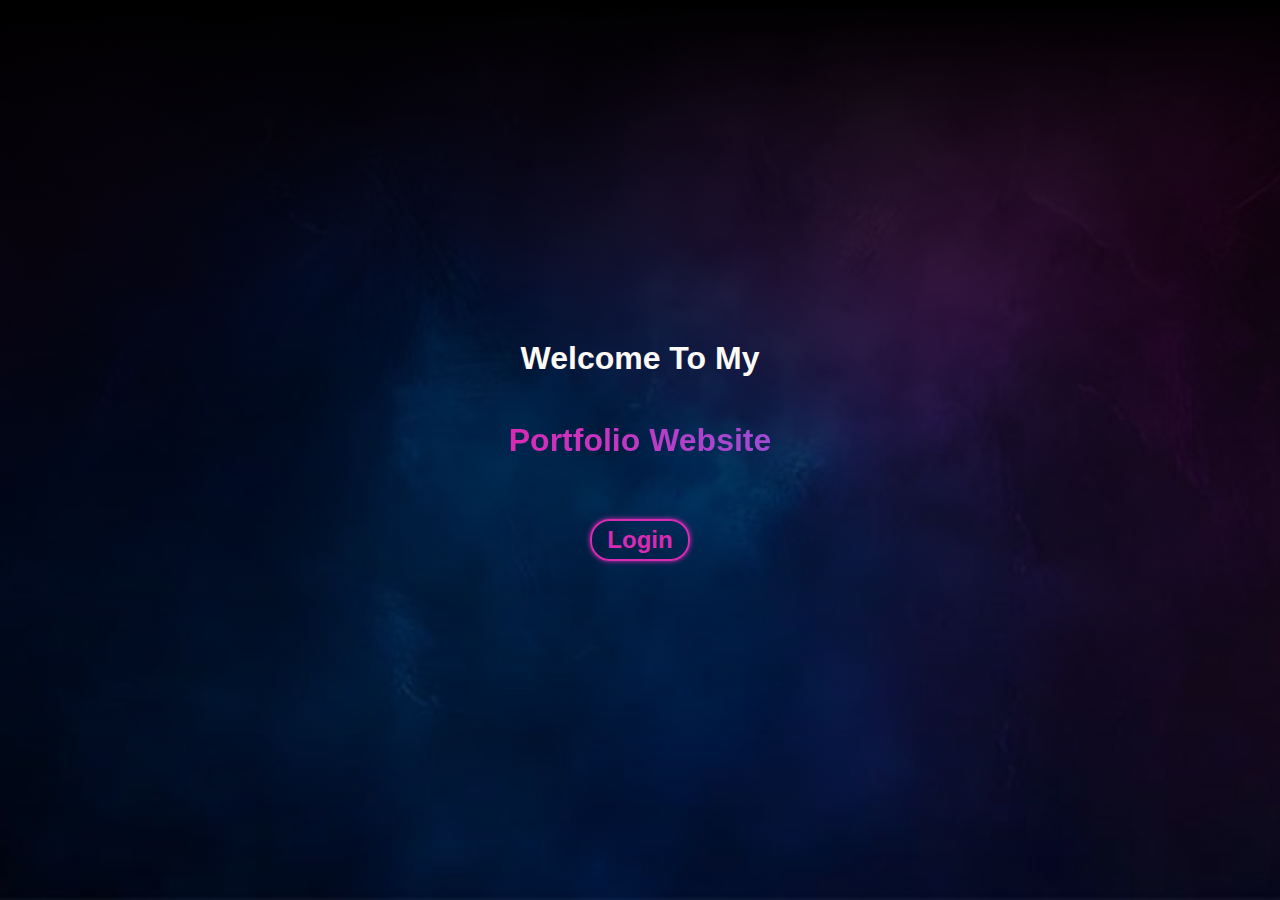
<file: index.html>
<!DOCTYPE html>
<html lang="en">

<head>
    <meta charset="UTF-8">
    <meta name="viewport" content="width=device-width, initial-scale=1.0">
    <title>Welcome</title>
    <link rel="stylesheet" href="Css/login.css">
</head>

<body>
    <div class="container">
        <p>Welcome To My</p>
        <p class="welcome">Portfolio Website</p>
        <a href="index_login.html">Login</a>
    </div>
</body>

</html>
</file>
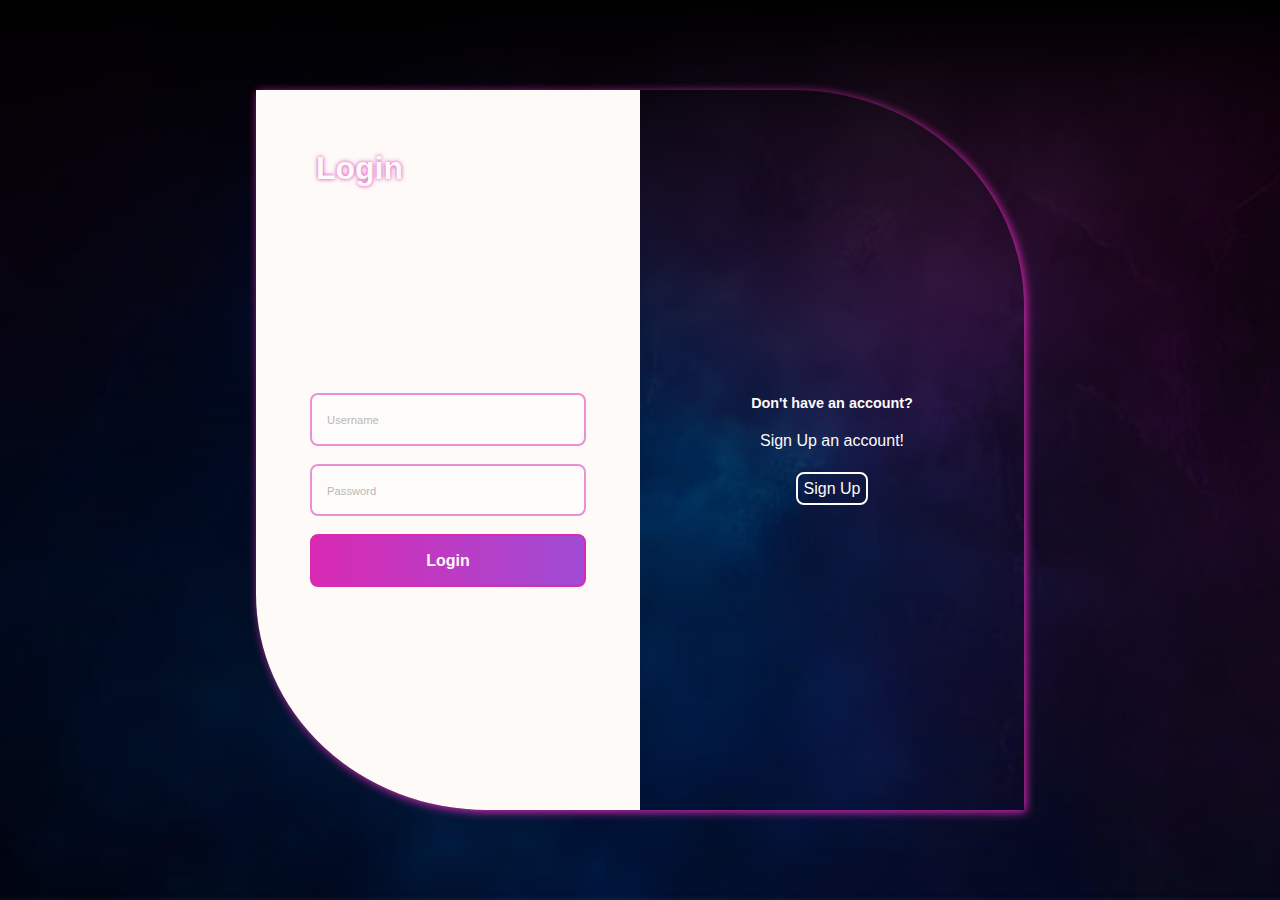
<file: index_login.html>
<!DOCTYPE html>
<html lang="en">

<head>
    <meta charset="UTF-8">
    <meta name="viewport" content="width=device-width, initial-scale=1.0">
    <title>Login</title>
    <link rel="stylesheet" href="Css/login.css">
</head>

<body>
    <section id="login">
        <div class="card">
            <div class="form">
                <h2>Login</h2>
                <form action="portfolio.html" method="get" autocomplete="off">
                    <input type="text" placeholder="Username" name="username" required maxlength="8" minlength="4">
                    <br>
                    <input type="password" placeholder="Password" name="password" required>
                    <br>
                    <button type="submit">Login</button>
                    <p>Don't have an account? </p>
                    <a href="index_signup.html">Sign Up</a>
                </form>
            </div>
            <aside>
                <p>Don't have an account?</p>
                <span>Sign Up an account!</span>
                <a href="index_signup.html">Sign Up</a>
            </aside>
        </div>
    </section>
</body>

</html>
</file>
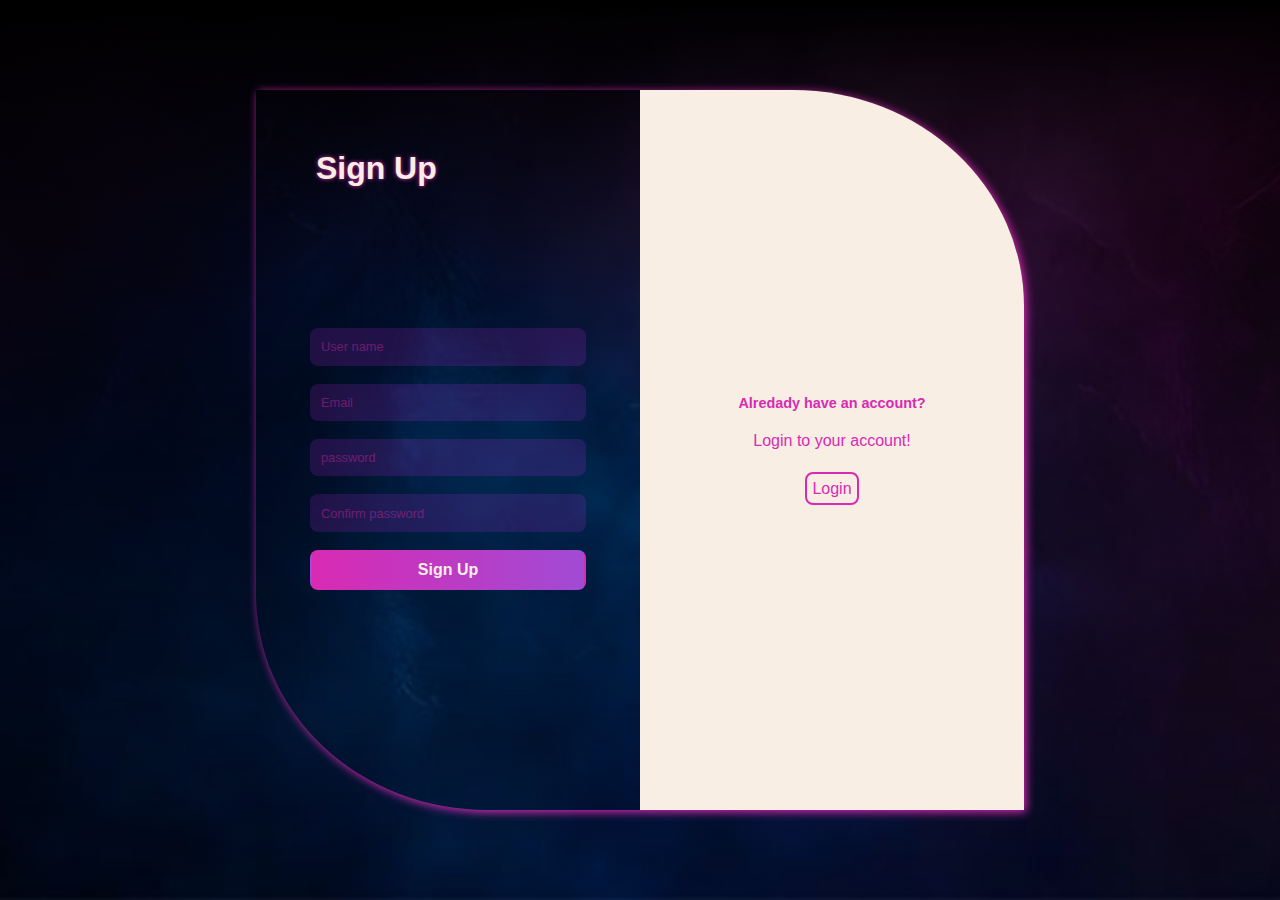
<file: index_signup.html>
<!DOCTYPE html>
<html lang="en">

<head>
    <meta charset="UTF-8">
    <meta name="viewport" content="width=device-width, initial-scale=1.0">
    <title>Sign Up</title>
    <link rel="stylesheet" href="Css/signup.css">
</head>

<body>
    <section id="login">
        <div class="card">
            <div class="form">
                <h2>Sign Up</h2>
                <form action="portfolio.html" autocomplete="off">
                    <input type="text" placeholder="User name" name="username" required maxlength="8" minlength="4">
                    <br>
                    <input type="email" placeholder="Email" name="email" required>
                    <br>
                    <input type="password" placeholder="password" name="password" required>
                    <br>
                    <input type="password" placeholder="Confirm password" name="password" required>
                    <br>
                    <button type="submit">Sign Up</button>
                </form>
                <p>Alredady have an account? <a href="index_login.html">Login</a></p>
            </div>
            <aside>
                <p>Alredady have an account?</p>
                <span>Login to your account!</span>
                <a href="index_login.html">Login</a>
            </aside>
        </div>
    </section>
</body>

</html>
</file>
<file: Css/login.css>
* {
    margin: 0;
    padding: 0;
    box-sizing: border-box;
    text-decoration: none;
}

:root {
    --main-color: #a04bd4;
    --secondary-color: #d92ab3;
    --start-color: #fdfaf7;
    --end-color: #21027d;
}

body {
    background-image: linear-gradient(to bottom, #000, rgba(0, 0, 0, 0.1)), url("../Images/Background-1.jpg");
    background-position: center;
    background-repeat: no-repeat;
    background-attachment: fixed;
    background-size: cover;
    font-family: sans-serif;
    color: var(--start-color);
}

.container {
    width: 100%;
    height: 100vh;
    display: flex;
    justify-content: center;
    align-items: center;
    flex-direction: column;
    gap: 5%;
    font-size: 2rem;
    font-weight: bolder;
}

.container .welcome {
    background: linear-gradient(to right, var(--secondary-color), var(--main-color));
    -webkit-background-clip: text;
    -webkit-text-fill-color: transparent;
}

.container a {
    font-size: 1.5rem;
    border: 2px var(--secondary-color) solid;
    background: none;
    box-shadow: 0 0 5px var(--secondary-color);
    color: var(--secondary-color);
    padding: 5px 15px;
    margin-top: 15px;
    display: inline-block;
    border-radius: 20px;
    transition: .5s;
}

.container a:hover {
    color: var(--end-color);
    background: linear-gradient(to right, var(--secondary-color), var(--main-color));
}

#login {
    height: 100vh;
    width: 100%;
    display: flex;
    justify-content: center;
    align-items: center;
}

#login .card {
    height: 80%;
    width: 60%;
    border-top-right-radius: 30%;
    border-bottom-left-radius: 30%;
    display: flex;
    justify-content: center;
    align-items: center;
    flex-direction: row;
    overflow: hidden;
    box-shadow: 2px 2px 10px var(--secondary-color);

}

#login .card .form {
    flex-basis: 50%;
    height: 100%;
    background-color: var(--start-color);
    display: flex;
    justify-content: center;
    align-items: center;
    flex-direction: column;
    padding: 5%;
}

#login .card .form h2 {
    padding: 7%;
    align-self: flex-start;
    color: var(--start-color);
    font-size: 2rem;
    border: 2px var(--secondary-color);
    text-shadow: 0 0 4px var(--secondary-color);
}

.card .form form {
    height: 100%;
    width: 100%;
    display: flex;
    flex-direction: column;
    justify-content: center;
    align-items: center;
}

.card .form form input,
.card .form form button {
    width: 90%;
    border-radius: 8px;
    outline: none;
    color: var(--start-color);
    border: 2px var(--secondary-color) solid;
    padding: 5%;
    font-size: 1rem;
}

.card .form form input {
    color: var(--secondary-color);
    opacity: 0.5;
}

.card .form form input:hover {
    box-shadow: 0 0 6px var(--secondary-color);
}

.card .form form input::placeholder {
    font-size: 0.7rem;
}

.card .form form button {
    background: linear-gradient(to right, var(--secondary-color), var(--main-color));
    color: var(--start-color);
    font-weight: bold;
}

.card .form form button:hover {
    background: none;
    border: 2px var(--secondary-color) solid;
    color: var(--secondary-color);
    box-shadow: 0 0 5px var(--secondary-color);
}

.card .form form p {
    display: none;
    margin-top: 5%;
}

.card .form form a {
    color: var(--main-color);
    font-weight: 600;
    font-size: 0.6rem;
    display: none;
}

.card aside {
    flex-basis: 50%;
    height: 100%;
    color: var(--start-color);
    display: flex;
    justify-content: center;
    align-items: center;
    flex-direction: column;
    gap: 3%;
}

.card aside p {
    font-weight: bold;
    font-size: 0.9rem;
}

.card aside a {
    text-decoration: none;
    color: var(--start-color);
    border: 2px var(--start-color) solid;
    border-radius: 8px;
    padding: 1.5%;
}

.card aside a:hover {
    color: var(--secondary-color);
    border-color: var(--secondary-color);
    background-color: transparent;
    box-shadow: 0 0 6px var(--secondary-color);
}

@media (max-width:1200px) {
    .card {
        width: 30%;
        max-height: 60%;
    }
}

@media (max-width:800px) {
    .card {
        width: 30%;
        max-height: 50%;
    }
}

@media (max-width:600px) {
    .card {
        width: 30%;
        max-height: 45%;
        position: relative;
    }

    .card aside {
        display: none;
    }

    .card .form form p {
        color: var(--main-color);
        font-size: 0.6rem;
        display: inline-block;
    }

    .card .form form a {
        display: inline-block;
    }

    .card .form form a:hover {
        color: var(--secondary-color);
        box-shadow: none;
    }

    .card .form {
        position: absolute;
        width: 100%;
    }

    .card .form form {
        width: 60%;

    }

}
</file>
<file: Css/signup.css>
* {
    margin: 0;
    padding: 0;
    box-sizing: border-box;
    text-decoration: none;
}

:root {
    --main-color: #a04bd4;
    --secondary-color: #d92ab3;
    --end-color: #21027d;
    --start-color: #f8eee4;
}

body {
    background-image: linear-gradient(to bottom, #000, rgba(0, 0, 0, 0.1)), url("../Images/Background-1.jpg");
    background-position: center;
    background-repeat: no-repeat;
    background-attachment: fixed;
    background-size: cover;
    font-family: sans-serif;
    color: var(--start-color);
}

#login {
    height: 100vh;
    width: 100%;
    display: flex;
    justify-content: center;
    align-items: center;
}

#login .card {
    height: 80%;
    width: 60%;
    border-top-right-radius: 30%;
    border-bottom-left-radius: 30%;
    display: flex;
    justify-content: center;
    align-items: center;
    flex-direction: row;
    overflow: hidden;
    box-shadow: 2px 2px 10px var(--secondary-color);
}

#login .card .form {
    flex-basis: 50%;
    height: 100%;
    background-color: transparent;
    display: flex;
    justify-content: center;
    align-items: center;
    flex-direction: column;
    padding: 5%;
}

#login .card .form h2 {
    padding: 7%;
    margin-bottom: -20%;
    align-self: flex-start;
    color: var(--start-color);
    font-size: 2rem;
    border: 2px var(--secondary-color);
    text-shadow: 0 0 4px var(--secondary-color);
}

.card .form form {
    height: 100%;
    width: 100%;
    display: flex;
    flex-direction: column;
    justify-content: center;
    align-items: center;
}

.card .form form input,
.card .form form button {
    width: 90%;
    border-radius: 8px;
    outline: none;
    border: 2px transparent solid;
    padding: 3%;
    font-size: 1rem;
}

.card .form form input {
    color: var(--secondary-color);
    font-size: 0.8rem;
    opacity: 0.5;
    background-color: rgba(200, 44, 239, 0.326);
}

.card .form form input:hover {
    box-shadow: 0 0 6px var(--secondary-color);
    border: 2px var(--secondary-color) solid;
}

.card .form form input::placeholder {
    font-size: 0.8rem;
    color: var(--secondary-color);
}

.card .form form button {
    background: linear-gradient(to right, var(--secondary-color), var(--main-color));
    color: var(--start-color);
    font-weight: bold;
}

.card .form form button:hover {
    background: none;
    border: 2px var(--secondary-color) solid;
    color: var(--secondary-color);
    box-shadow: 0 0 5px var(--secondary-color);
}

.card .form p {
    display: none;
    margin-top: -8%;
}

.card .form a {
    color: var(--main-color);
    font-weight: 600;
    font-size: 0.6rem;
    display: none;
}

.card aside {
    flex-basis: 50%;
    height: 100%;
    background-color: var(--start-color);
    color: var(--secondary-color);
    display: flex;
    justify-content: center;
    align-items: center;
    flex-direction: column;
    gap: 3%;
}

.card aside p {
    font-weight: bold;
    font-size: 0.9rem;
}

.card aside a {
    text-decoration: none;
    color: var(--secondary-color);
    border: 2px var(--secondary-color) solid;
    border-radius: 8px;
    padding: 1.5%;
}

.card aside a:hover {
    color: var(--secondary-color);
    border-color: var(--secondary-color);
    background-color: transparent;
    box-shadow: 0 0 6px var(--secondary-color);
}

@media (max-width:1200px) {
    .card {
        width: 30%;
        max-height: 60%;
    }
}

@media (max-width:800px) {
    .card {
        width: 30%;
        max-height: 50%;
    }
}

@media (max-width:600px) {
    .card {
        width: 30%;
        max-height: 45%;
        position: relative;
    }

    .card aside {
        display: none;
    }

    .card .form h2 {
        display: none;
    }

    .card .form p {
        color: var(--main-color);
        font-size: 0.6rem;
        display: inline-block;
    }

    .card .form a {
        display: inline-block;
    }

    .card .form a:hover {
        color: var(--secondary-color);
        box-shadow: none;
    }

    .card .form {
        position: absolute;
        width: 100%;
    }

    .card .form form {
        width: 60%;

    }

}
</file>
